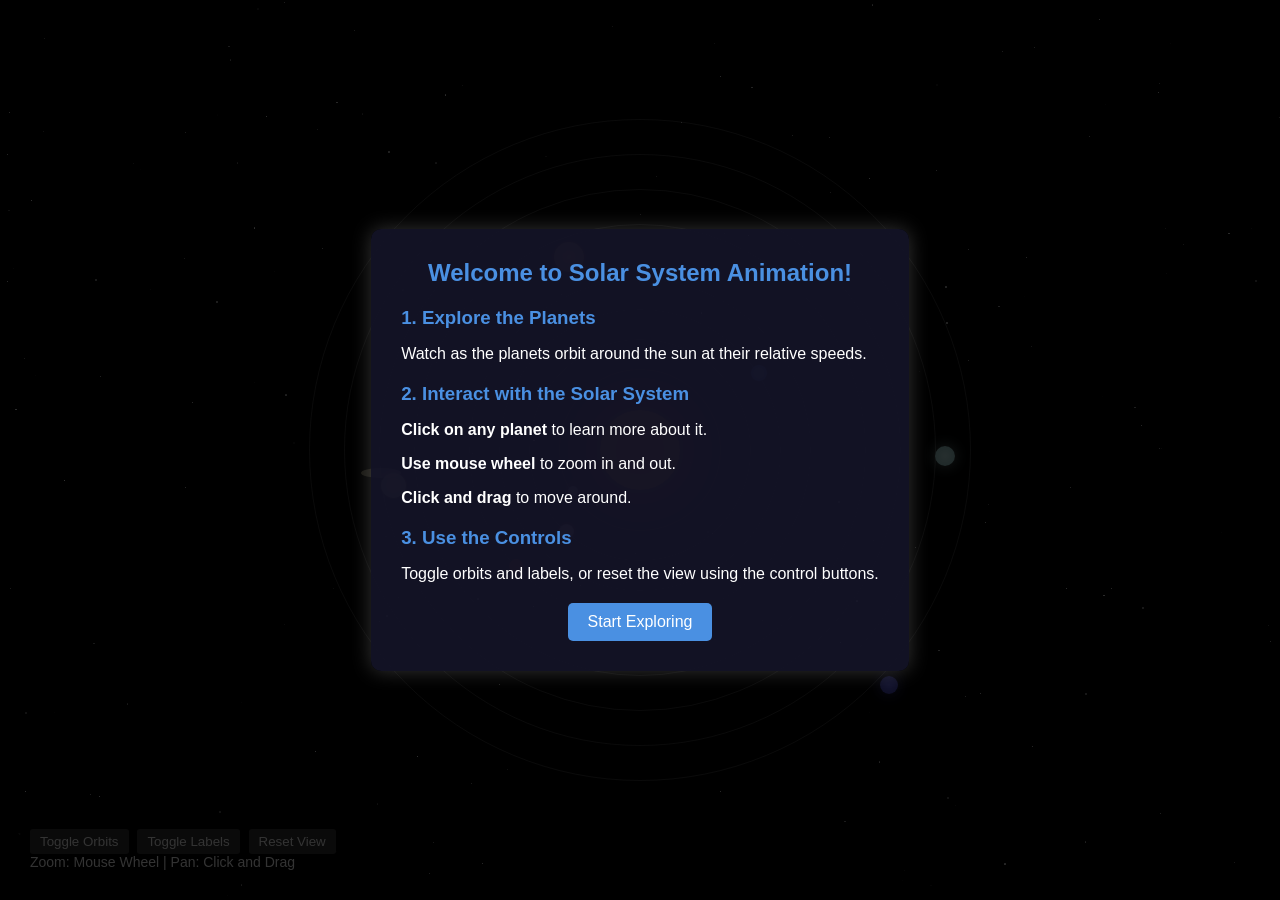
<file: index.html>
<!DOCTYPE html>
<html lang="en">
<head>
    <meta charset="UTF-8">
    <meta name="viewport" content="width=device-width, initial-scale=1.0">
    <title>Interactive Solar System Animation</title>
    <style>
        body {
            margin: 0;
            height: 100vh;
            display: flex;
            justify-content: center;
            align-items: center;
            background-color: #000;
            overflow: hidden;
            font-family: Arial, sans-serif;
        }
        
        .solar-system {
            position: relative;
            width: 800px;
            height: 800px;
            transition: transform 0.2s ease-out;
        }
        
        .sun {
            position: absolute;
            top: 50%;
            left: 50%;
            transform: translate(-50%, -50%);
            width: 80px;
            height: 80px;
            border-radius: 50%;
            background: radial-gradient(circle, #ff5e00, #ffac30);
            box-shadow: 0 0 50px #ff5e00, 0 0 100px #ff5e00;
            z-index: 10;
            cursor: pointer;
        }
        
        .orbit {
            position: absolute;
            top: 50%;
            left: 50%;
            transform: translate(-50%, -50%);
            border-radius: 50%;
            border: 1px solid rgba(255, 255, 255, 0.2);
        }
        
        .planet {
            position: absolute;
            border-radius: 50%;
            transform-origin: center center;
            cursor: pointer;
            z-index: 5;
        }

        .planet-label {
            position: absolute;
            color: white;
            font-size: 12px;
            opacity: 0;
            transition: opacity 0.3s;
            text-shadow: 0 0 5px black;
            pointer-events: none;
            z-index: 20;
        }

        .planet:hover + .planet-label {
            opacity: 1;
        }
        
        /* Mercury */
        #mercury-orbit {
            width: 160px;
            height: 160px;
        }
        
        #mercury {
            width: 10px;
            height: 10px;
            background: radial-gradient(circle, #bcc6c9, #8a9294);
            box-shadow: 0 0 10px rgba(188, 198, 201, 0.6);
        }
        
        /* Venus */
        #venus-orbit {
            width: 220px;
            height: 220px;
        }
        
        #venus {
            width: 15px;
            height: 15px;
            background: radial-gradient(circle, #e7cdcd, #c7a6a6);
            box-shadow: 0 0 10px rgba(231, 205, 205, 0.6);
        }
        
        /* Earth */
        #earth-orbit {
            width: 280px;
            height: 280px;
        }
        
        #earth {
            width: 16px;
            height: 16px;
            background: radial-gradient(circle, #6b93d6, #3e6baf);
            box-shadow: 0 0 10px rgba(107, 147, 214, 0.6);
        }
        
        /* Mars */
        #mars-orbit {
            width: 340px;
            height: 340px;
        }
        
        #mars {
            width: 14px;
            height: 14px;
            background: radial-gradient(circle, #c1440e, #a13609);
            box-shadow: 0 0 10px rgba(193, 68, 14, 0.6);
        }
        
        /* Jupiter */
        #jupiter-orbit {
            width: 450px;
            height: 450px;
        }
        
        #jupiter {
            width: 30px;
            height: 30px;
            background: radial-gradient(circle, #e0ae6f, #be8b49);
            box-shadow: 0 0 15px rgba(224, 174, 111, 0.6);
        }
        
        /* Saturn */
        #saturn-orbit {
            width: 520px;
            height: 520px;
        }
        
        #saturn {
            width: 25px;
            height: 25px;
            background: radial-gradient(circle, #dfd3a9, #c9bb7a);
            box-shadow: 0 0 15px rgba(223, 211, 169, 0.6);
        }
        
        #saturn-rings {
            position: absolute;
            width: 40px;
            height: 10px;
            background-color: rgba(223, 211, 169, 0.5);
            border-radius: 50%;
            top: 50%;
            left: 50%;
            transform: translate(-50%, -50%);
            pointer-events: none;
        }
        
        /* Uranus */
        #uranus-orbit {
            width: 590px;
            height: 590px;
        }
        
        #uranus {
            width: 20px;
            height: 20px;
            background: radial-gradient(circle, #c1e7e7, #91c6c6);
            box-shadow: 0 0 15px rgba(193, 231, 231, 0.6);
        }
        
        /* Neptune */
        #neptune-orbit {
            width: 660px;
            height: 660px;
        }
        
        #neptune {
            width: 18px;
            height: 18px;
            background: radial-gradient(circle, #5b5ddf, #3e40a8);
            box-shadow: 0 0 15px rgba(91, 93, 223, 0.6);
        }

        .controls {
            position: fixed;
            bottom: 20px;
            left: 20px;
            color: white;
            background-color: rgba(0, 0, 0, 0.7);
            padding: 10px;
            border-radius: 5px;
            font-size: 14px;
            z-index: 100;
        }

        .toggle-btn {
            cursor: pointer;
            background-color: #333;
            color: white;
            border: none;
            padding: 5px 10px;
            border-radius: 3px;
            margin-right: 5px;
            transition: background-color 0.3s;
        }

        .toggle-btn:hover {
            background-color: #555;
        }

        .planet-info {
            position: fixed;
            top: 20px;
            right: 20px;
            width: 250px;
            background-color: rgba(0, 0, 0, 0.7);
            color: white;
            padding: 15px;
            border-radius: 5px;
            display: none;
            z-index: 100;
        }

        .planet-info h2 {
            margin-top: 0;
            font-size: 18px;
        }

        .planet-info p {
            font-size: 14px;
            margin: 5px 0;
        }

        .close-btn {
            position: absolute;
            top: 10px;
            right: 10px;
            background: none;
            border: none;
            color: white;
            cursor: pointer;
            font-size: 16px;
        }

        @keyframes twinkle {
            0%, 100% { opacity: 0.2; }
            50% { opacity: 1; }
        }

        /* Tutorial Modal styles */
        .tutorial-modal {
            position: fixed;
            top: 0;
            left: 0;
            width: 100%;
            height: 100%;
            background-color: rgba(0, 0, 0, 0.8);
            display: flex;
            justify-content: center;
            align-items: center;
            z-index: 1000;
        }

        .tutorial-content {
            background-color: rgba(20, 20, 40, 0.9);
            border-radius: 10px;
            padding: 30px;
            max-width: 600px;
            color: white;
            box-shadow: 0 0 20px rgba(255, 255, 255, 0.2);
            text-align: center;
        }

        .tutorial-content h2 {
            color: #4a90e2;
            margin-top: 0;
        }

        .tutorial-steps {
            margin: 20px 0;
            text-align: left;
        }

        .tutorial-step {
            margin-bottom: 20px;
        }

        .tutorial-step h3 {
            color: #4a90e2;
            margin-bottom: 5px;
        }

        .tutorial-btn {
            background-color: #4a90e2;
            color: white;
            border: none;
            padding: 10px 20px;
            font-size: 16px;
            border-radius: 5px;
            cursor: pointer;
            transition: background-color 0.3s;
        }

        .tutorial-btn:hover {
            background-color: #357ab7;
        }

        .hidden {
            display: none;
        }
    </style>
</head>
<body>
    <div class="solar-system">
        <div class="sun" title="The Sun"></div>
        
        <!-- Mercury -->
        <div class="orbit" id="mercury-orbit"></div>
        <div class="planet" id="mercury" data-name="Mercury"></div>
        <div class="planet-label" id="mercury-label">Mercury</div>
        
        <!-- Venus -->
        <div class="orbit" id="venus-orbit"></div>
        <div class="planet" id="venus" data-name="Venus"></div>
        <div class="planet-label" id="venus-label">Venus</div>
        
        <!-- Earth -->
        <div class="orbit" id="earth-orbit"></div>
        <div class="planet" id="earth" data-name="Earth"></div>
        <div class="planet-label" id="earth-label">Earth</div>
        
        <!-- Mars -->
        <div class="orbit" id="mars-orbit"></div>
        <div class="planet" id="mars" data-name="Mars"></div>
        <div class="planet-label" id="mars-label">Mars</div>
        
        <!-- Jupiter -->
        <div class="orbit" id="jupiter-orbit"></div>
        <div class="planet" id="jupiter" data-name="Jupiter"></div>
        <div class="planet-label" id="jupiter-label">Jupiter</div>
        
        <!-- Saturn -->
        <div class="orbit" id="saturn-orbit"></div>
        <div class="planet" id="saturn" data-name="Saturn"></div>
        <div class="planet" id="saturn-rings"></div>
        <div class="planet-label" id="saturn-label">Saturn</div>
        
        <!-- Uranus -->
        <div class="orbit" id="uranus-orbit"></div>
        <div class="planet" id="uranus" data-name="Uranus"></div>
        <div class="planet-label" id="uranus-label">Uranus</div>
        
        <!-- Neptune -->
        <div class="orbit" id="neptune-orbit"></div>
        <div class="planet" id="neptune" data-name="Neptune"></div>
        <div class="planet-label" id="neptune-label">Neptune</div>
    </div>

    <div class="controls">
        <button class="toggle-btn" id="toggle-orbits">Toggle Orbits</button>
        <button class="toggle-btn" id="toggle-labels">Toggle Labels</button>
        <button class="toggle-btn" id="reset-view">Reset View</button>
        <div>Zoom: Mouse Wheel | Pan: Click and Drag</div>
    </div>

    <div class="planet-info" id="planet-info">
        <button class="close-btn" id="close-info">×</button>
        <h2 id="info-title">Planet Name</h2>
        <div id="info-content">
            <p id="info-distance"></p>
            <p id="info-orbit-period"></p>
            <p id="info-diameter"></p>
            <p id="info-description"></p>
        </div>
    </div>

    <div class="tutorial-modal" id="tutorial-modal">
        <div class="tutorial-content">
            <h2>Welcome to Solar System Animation!</h2>
            <div class="tutorial-steps">
                <div class="tutorial-step">
                    <h3>1. Explore the Planets</h3>
                    <p>Watch as the planets orbit around the sun at their relative speeds.</p>
                </div>
                <div class="tutorial-step">
                    <h3>2. Interact with the Solar System</h3>
                    <p><strong>Click on any planet</strong> to learn more about it.</p>
                    <p><strong>Use mouse wheel</strong> to zoom in and out.</p>
                    <p><strong>Click and drag</strong> to move around.</p>
                </div>
                <div class="tutorial-step">
                    <h3>3. Use the Controls</h3>
                    <p>Toggle orbits and labels, or reset the view using the control buttons.</p>
                </div>
            </div>
            <button class="tutorial-btn" id="tutorial-close">Start Exploring</button>
        </div>
    </div>

    <link rel="stylesheet" href="responsive.css">
    <script src="script.js"></script>
</body>
</html>
</file>
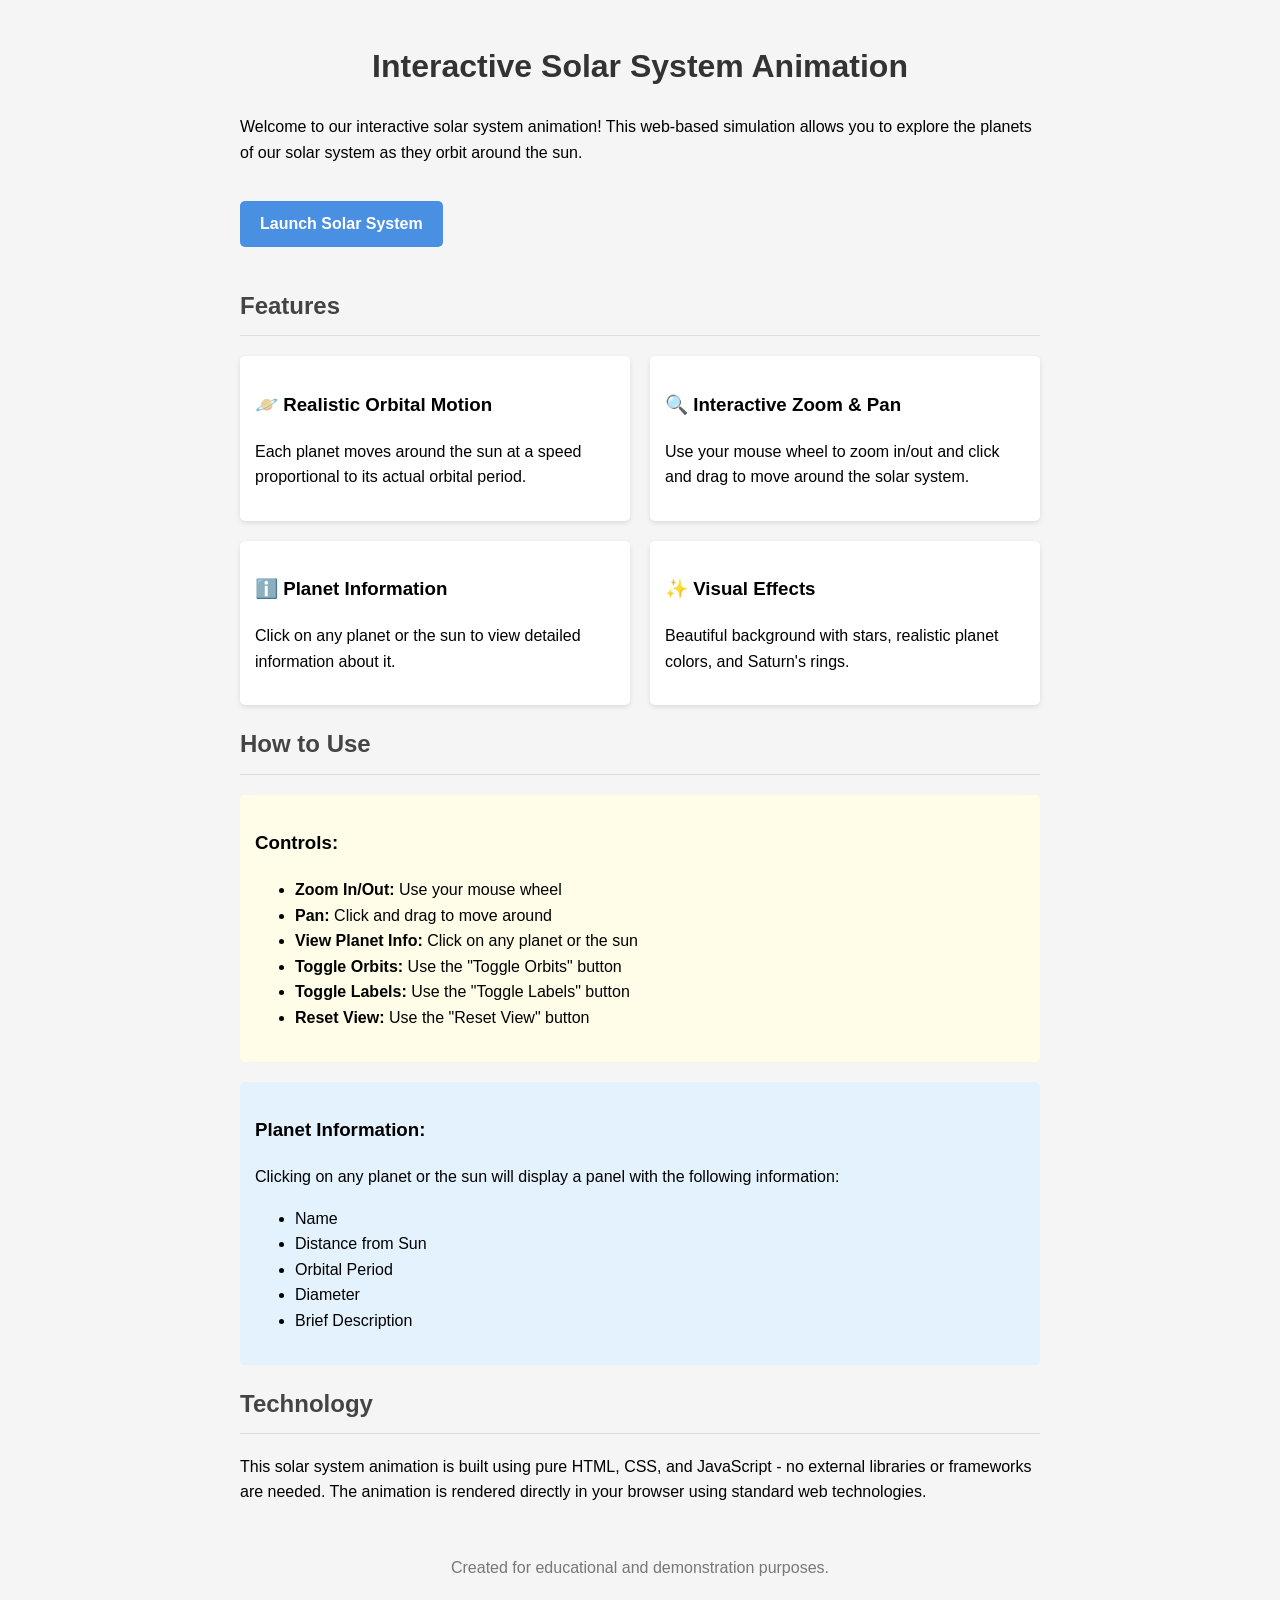
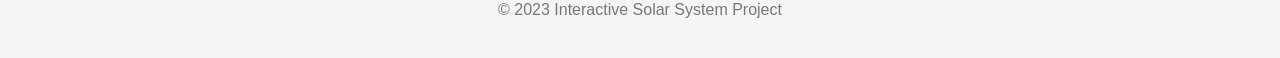
<file: demo.html>
<!DOCTYPE html>
<html lang="en">
<head>
    <meta charset="UTF-8">
    <meta name="viewport" content="width=device-width, initial-scale=1.0">
    <title>Solar System Demo</title>
    <style>
        body {
            font-family: Arial, sans-serif;
            line-height: 1.6;
            max-width: 800px;
            margin: 0 auto;
            padding: 20px;
            background-color: #f5f5f5;
        }
        h1 {
            color: #333;
            text-align: center;
        }
        h2 {
            color: #444;
            border-bottom: 1px solid #ddd;
            padding-bottom: 10px;
        }
        .button {
            display: inline-block;
            background-color: #4a90e2;
            color: white;
            padding: 10px 20px;
            text-decoration: none;
            border-radius: 5px;
            font-weight: bold;
            margin: 20px 0;
        }
        .button:hover {
            background-color: #357ab7;
        }
        .features {
            display: grid;
            grid-template-columns: 1fr 1fr;
            gap: 20px;
            margin: 20px 0;
        }
        .feature {
            background-color: white;
            padding: 15px;
            border-radius: 5px;
            box-shadow: 0 2px 5px rgba(0,0,0,0.1);
        }
        .controls {
            background-color: #fffde7;
            padding: 15px;
            border-radius: 5px;
            margin: 20px 0;
        }
        .planet-info {
            background-color: #e3f2fd;
            padding: 15px;
            border-radius: 5px;
            margin: 20px 0;
        }
        img {
            max-width: 100%;
            border-radius: 5px;
            margin: 20px 0;
        }
        footer {
            text-align: center;
            margin-top: 50px;
            color: #777;
        }
    </style>
</head>
<body>
    <h1>Interactive Solar System Animation</h1>
    
    <p>
        Welcome to our interactive solar system animation! This web-based simulation allows you to explore
        the planets of our solar system as they orbit around the sun.
    </p>
    
    <a href="index.html" class="button">Launch Solar System</a>
    
    <h2>Features</h2>
    
    <div class="features">
        <div class="feature">
            <h3>🪐 Realistic Orbital Motion</h3>
            <p>Each planet moves around the sun at a speed proportional to its actual orbital period.</p>
        </div>
        
        <div class="feature">
            <h3>🔍 Interactive Zoom & Pan</h3>
            <p>Use your mouse wheel to zoom in/out and click and drag to move around the solar system.</p>
        </div>
        
        <div class="feature">
            <h3>ℹ️ Planet Information</h3>
            <p>Click on any planet or the sun to view detailed information about it.</p>
        </div>
        
        <div class="feature">
            <h3>✨ Visual Effects</h3>
            <p>Beautiful background with stars, realistic planet colors, and Saturn's rings.</p>
        </div>
    </div>
    
    <h2>How to Use</h2>
    
    <div class="controls">
        <h3>Controls:</h3>
        <ul>
            <li><strong>Zoom In/Out:</strong> Use your mouse wheel</li>
            <li><strong>Pan:</strong> Click and drag to move around</li>
            <li><strong>View Planet Info:</strong> Click on any planet or the sun</li>
            <li><strong>Toggle Orbits:</strong> Use the "Toggle Orbits" button</li>
            <li><strong>Toggle Labels:</strong> Use the "Toggle Labels" button</li>
            <li><strong>Reset View:</strong> Use the "Reset View" button</li>
        </ul>
    </div>
    
    <div class="planet-info">
        <h3>Planet Information:</h3>
        <p>
            Clicking on any planet or the sun will display a panel with the following information:
        </p>
        <ul>
            <li>Name</li>
            <li>Distance from Sun</li>
            <li>Orbital Period</li>
            <li>Diameter</li>
            <li>Brief Description</li>
        </ul>
    </div>
    
    <h2>Technology</h2>
    <p>
        This solar system animation is built using pure HTML, CSS, and JavaScript - no external libraries
        or frameworks are needed. The animation is rendered directly in your browser using standard 
        web technologies.
    </p>
    
    <footer>
        <p>Created for educational and demonstration purposes.</p>
        <p>© 2023 Interactive Solar System Project</p>
    </footer>
</body>
</html>
</file>
<file: responsive.css>
/* Responsive styles for Solar System Animation */

/* Base responsive adjustments */
@media screen and (max-width: 1200px) {
    .solar-system {
        transform: scale(0.9);
    }
}

@media screen and (max-width: 992px) {
    .solar-system {
        transform: scale(0.8);
    }
    
    .controls {
        bottom: 10px;
        left: 10px;
        font-size: 12px;
    }
    
    .toggle-btn {
        padding: 4px 8px;
        margin-right: 3px;
        font-size: 12px;
    }
}

@media screen and (max-width: 768px) {
    .solar-system {
        transform: scale(0.7);
    }
    
    .planet-info {
        width: 200px;
        top: 10px;
        right: 10px;
        padding: 10px;
    }
    
    .planet-info h2 {
        font-size: 16px;
    }
    
    .planet-info p {
        font-size: 12px;
    }
}

@media screen and (max-width: 576px) {
    .solar-system {
        transform: scale(0.5);
    }
    
    .controls {
        flex-direction: column;
        align-items: flex-start;
    }
    
    .toggle-btn {
        margin-bottom: 5px;
    }
    
    .planet-info {
        width: 180px;
    }
}

/* Touch device optimizations */
@media (hover: none) {
    /* Better handle touch events */
    .planet, .sun {
        cursor: pointer;
    }
    
    /* Make buttons larger for touch */
    .toggle-btn {
        padding: 8px 12px;
        margin-bottom: 8px;
    }
    
    /* Show labels by default on touch devices */
    .planet-label {
        opacity: 0.7;
    }
    
    /* Larger close button for info panel */
    .close-btn {
        font-size: 20px;
        padding: 5px;
    }
}

/* Portrait orientation on mobile */
@media screen and (max-width: 576px) and (orientation: portrait) {
    .solar-system {
        transform: scale(0.4);
    }
    
    /* Stack controls at bottom */
    .controls {
        bottom: 10px;
        left: 0;
        right: 0;
        margin: 0 auto;
        width: 90%;
        display: flex;
        justify-content: center;
        flex-wrap: wrap;
    }
}

/* Landscape orientation on mobile */
@media screen and (max-height: 500px) and (orientation: landscape) {
    .solar-system {
        transform: scale(0.4);
    }
    
    /* Move controls to side */
    .controls {
        top: 10px;
        bottom: auto;
    }
    
    .planet-info {
        max-height: 80vh;
        overflow-y: auto;
    }
}

/* High resolution screens */
@media screen and (min-width: 1600px) {
    .solar-system {
        transform: scale(1.2);
    }
}

/* Print styles */
@media print {
    body {
        background-color: white;
        color: black;
    }
    
    .controls, 
    .star {
        display: none !important;
    }
    
    .solar-system {
        transform: scale(0.8) !important;
    }
    
    .planet-info {
        position: static;
        display: block;
        width: 100%;
        margin: 20px 0;
        break-inside: avoid;
    }
}
</file>
